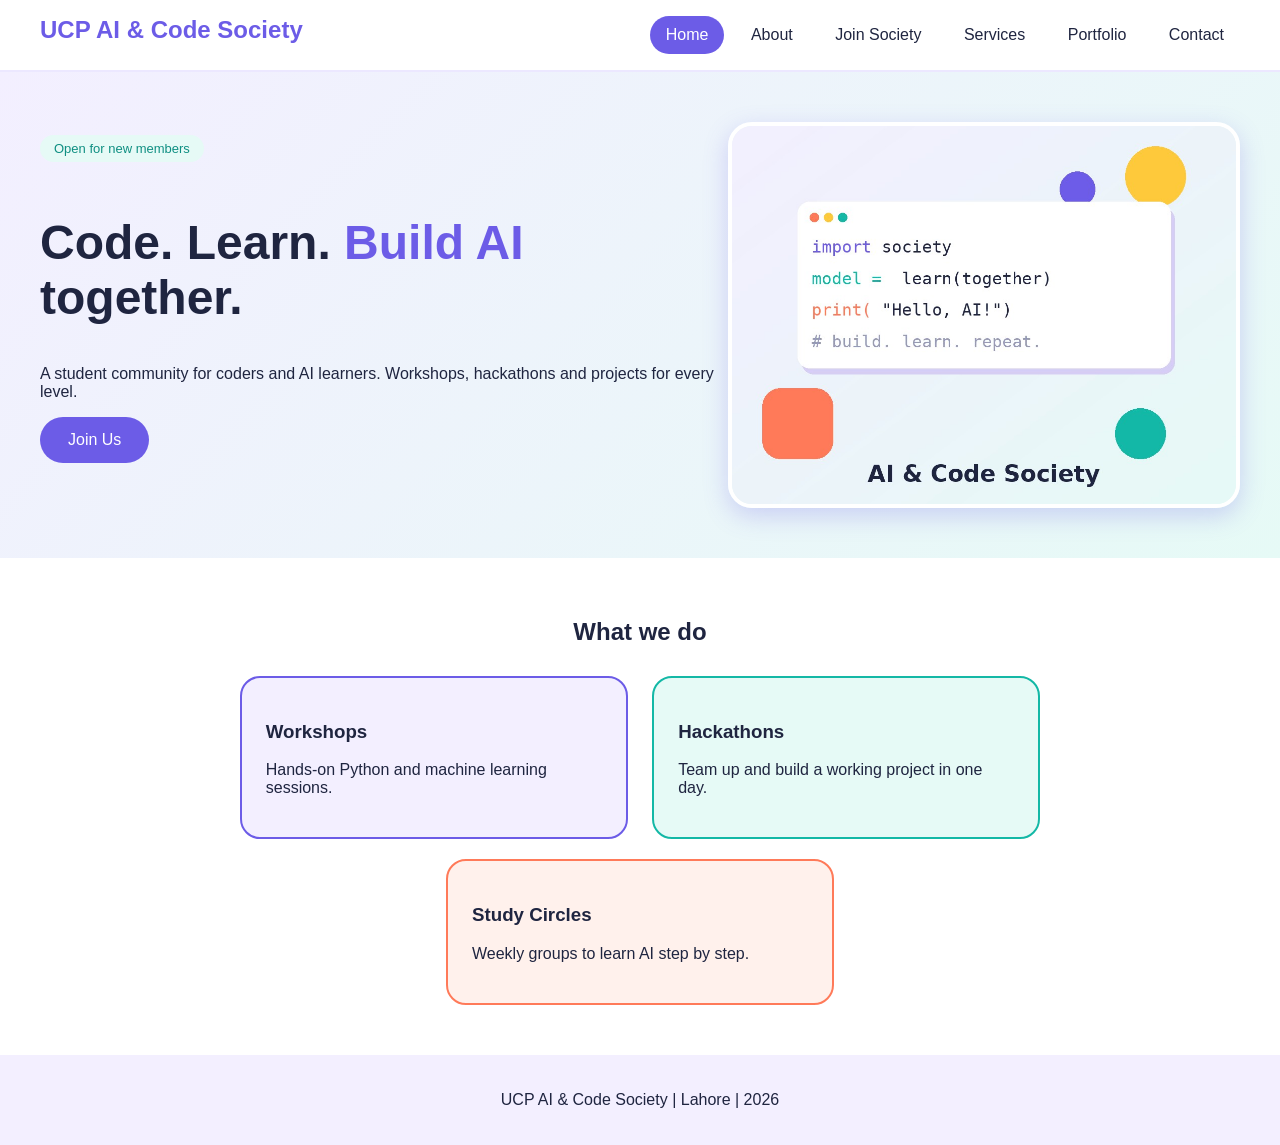
<file: index.html>
<!DOCTYPE html>
<html lang="en">
<head>
  <meta charset="UTF-8">
  <meta name="viewport" content="width=device-width, initial-scale=1.0">
  <title>UCP AI &amp; Code Society</title>
  <link rel="stylesheet" href="home.css">
</head>
<body>

  <header>
    <h2 id="logo">UCP AI &amp; Code Society</h2>
    <nav>
      <a href="index.html" class="active">Home</a>
      <a href="media.html">About</a>
      <a href="register.html">Join Society</a>
      <a href="services.html">Services</a>
      <a href="portfolio.html">Portfolio</a>
      <a href="contact.html">Contact</a>
    </nav>
  </header>

  <section class="hero">
    <img src="images/society.jpg" alt="Society members coding together" class="hero-img">
    <p class="tag">Open for new members</p>
    <h1>Code. Learn. <span class="highlight">Build AI</span> together.</h1>
    <p>A student community for coders and AI learners. Workshops, hackathons and projects for every level.</p>
    <a href="register.html" class="btn">Join Us</a>
  </section>

  <section class="what-we-do">
    <h2>What we do</h2>
    <div class="card card-violet">
      <h3>Workshops</h3>
      <p>Hands-on Python and machine learning sessions.</p>
    </div>
    <div class="card card-teal">
      <h3>Hackathons</h3>
      <p>Team up and build a working project in one day.</p>
    </div>
    <div class="card card-coral">
      <h3>Study Circles</h3>
      <p>Weekly groups to learn AI step by step.</p>
    </div>
  </section>

  <footer>
    <p>UCP AI &amp; Code Society | Lahore | 2026</p>
  </footer>

</body>
</html>
</file>
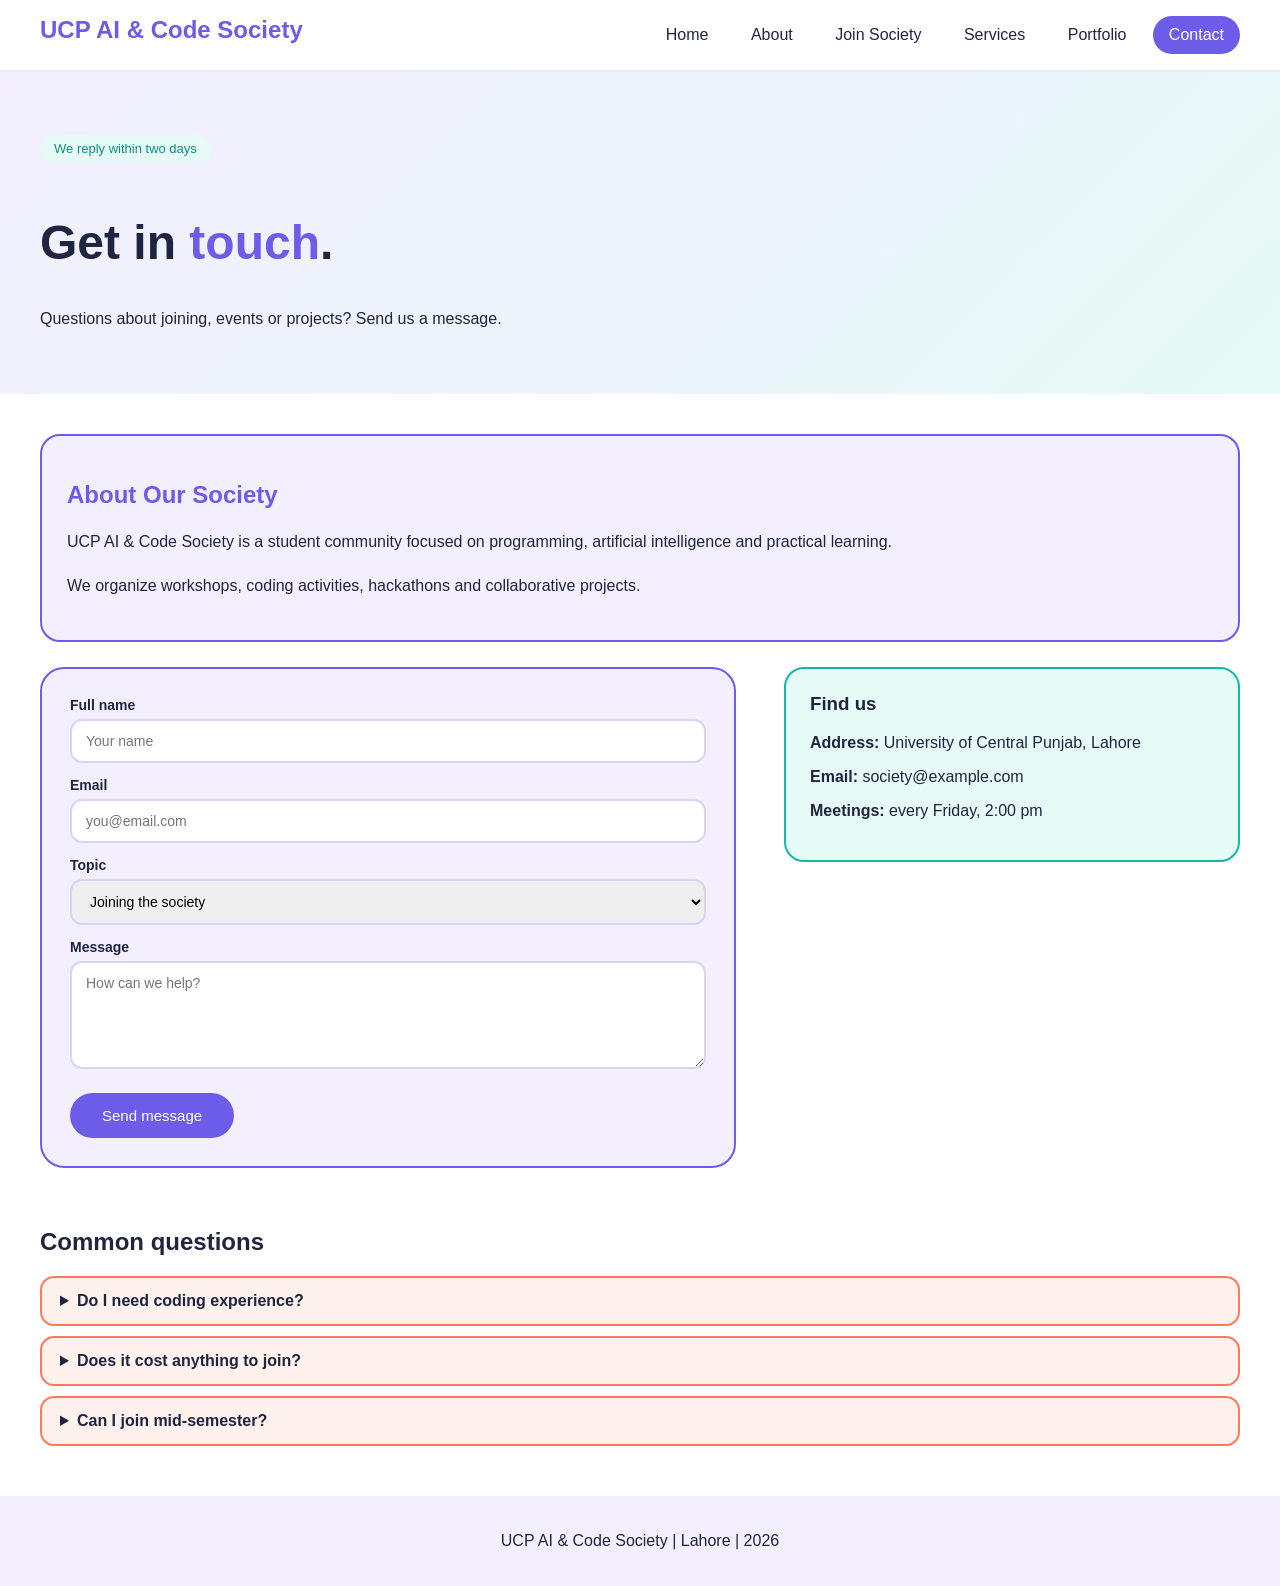
<file: contact.html>
<!DOCTYPE html>
<html lang="en">
<head>
  <meta charset="UTF-8">
  <meta name="viewport" content="width=device-width, initial-scale=1.0">
  <title>Contact | UCP AI &amp; Code Society</title>
  <link rel="stylesheet" href="home.css">
  <link rel="stylesheet" href="contact.css">
</head>
<body>

  <header>
    <h2 id="logo">UCP AI &amp; Code Society</h2>
    <nav>
      <a href="index.html">Home</a>
      <a href="media.html">About</a>
      <a href="register.html">Join Society</a>
      <a href="services.html">Services</a>
      <a href="portfolio.html">Portfolio</a>
      <a href="contact.html" class="active">Contact</a>
    </nav>
  </header>

  <section class="hero">
    <p class="tag">We reply within two days</p>
    <h1>Get in <span class="highlight">touch</span>.</h1>
    <p>Questions about joining, events or projects? Send us a message.</p>
  </section>

  <section class="contact">
<div class="about-section">
  <h2>About Our Society</h2>

  <p>
    UCP AI &amp; Code Society is a student community
    focused on programming, artificial intelligence
    and practical learning.
  </p>

  <p>
    We organize workshops, coding activities,
    hackathons and collaborative projects.
  </p>
</div>
 <form action="#" method="post"
      class="contact-form" id="contactForm">
      <label for="name">Full name</label>
      <input type="text" id="name" name="name" required placeholder="Your name">

      <label for="email">Email</label>
      <input type="email" id="email" name="email" required placeholder="you@email.com">

      <label for="topic">Topic</label>
      <select id="topic" name="topic">
        <option>Joining the society</option>
        <option>Events and workshops</option>
        <option>Projects</option>
        <option>Something else</option>
      </select>

      <label for="message">Message</label>
      <textarea id="message" name="message" rows="5" required placeholder="How can we help?"></textarea>

      <button type="submit">Send message</button>
    </form>

    <div class="contact-info">
      <h3>Find us</h3>
      <p><strong>Address:</strong> University of Central Punjab, Lahore</p>
      <p><strong>Email:</strong> society@example.com</p>
      <p><strong>Meetings:</strong> every Friday, 2:00 pm</p>
    </div>
  </section>

  <section class="faq">
    <h2>Common questions</h2>
    <details><summary>Do I need coding experience?</summary><p>No. We have sessions for beginners and advanced members.</p></details>
    <details><summary>Does it cost anything to join?</summary><p>No, membership is free.</p></details>
    <details><summary>Can I join mid-semester?</summary><p>Yes. Register any time and come to the next session.</p></details>
  </section>

  <footer>
    <p>UCP AI &amp; Code Society | Lahore | 2026</p>
  </footer>
<script src="contact.js"></script>
</body>
</html>
</file>
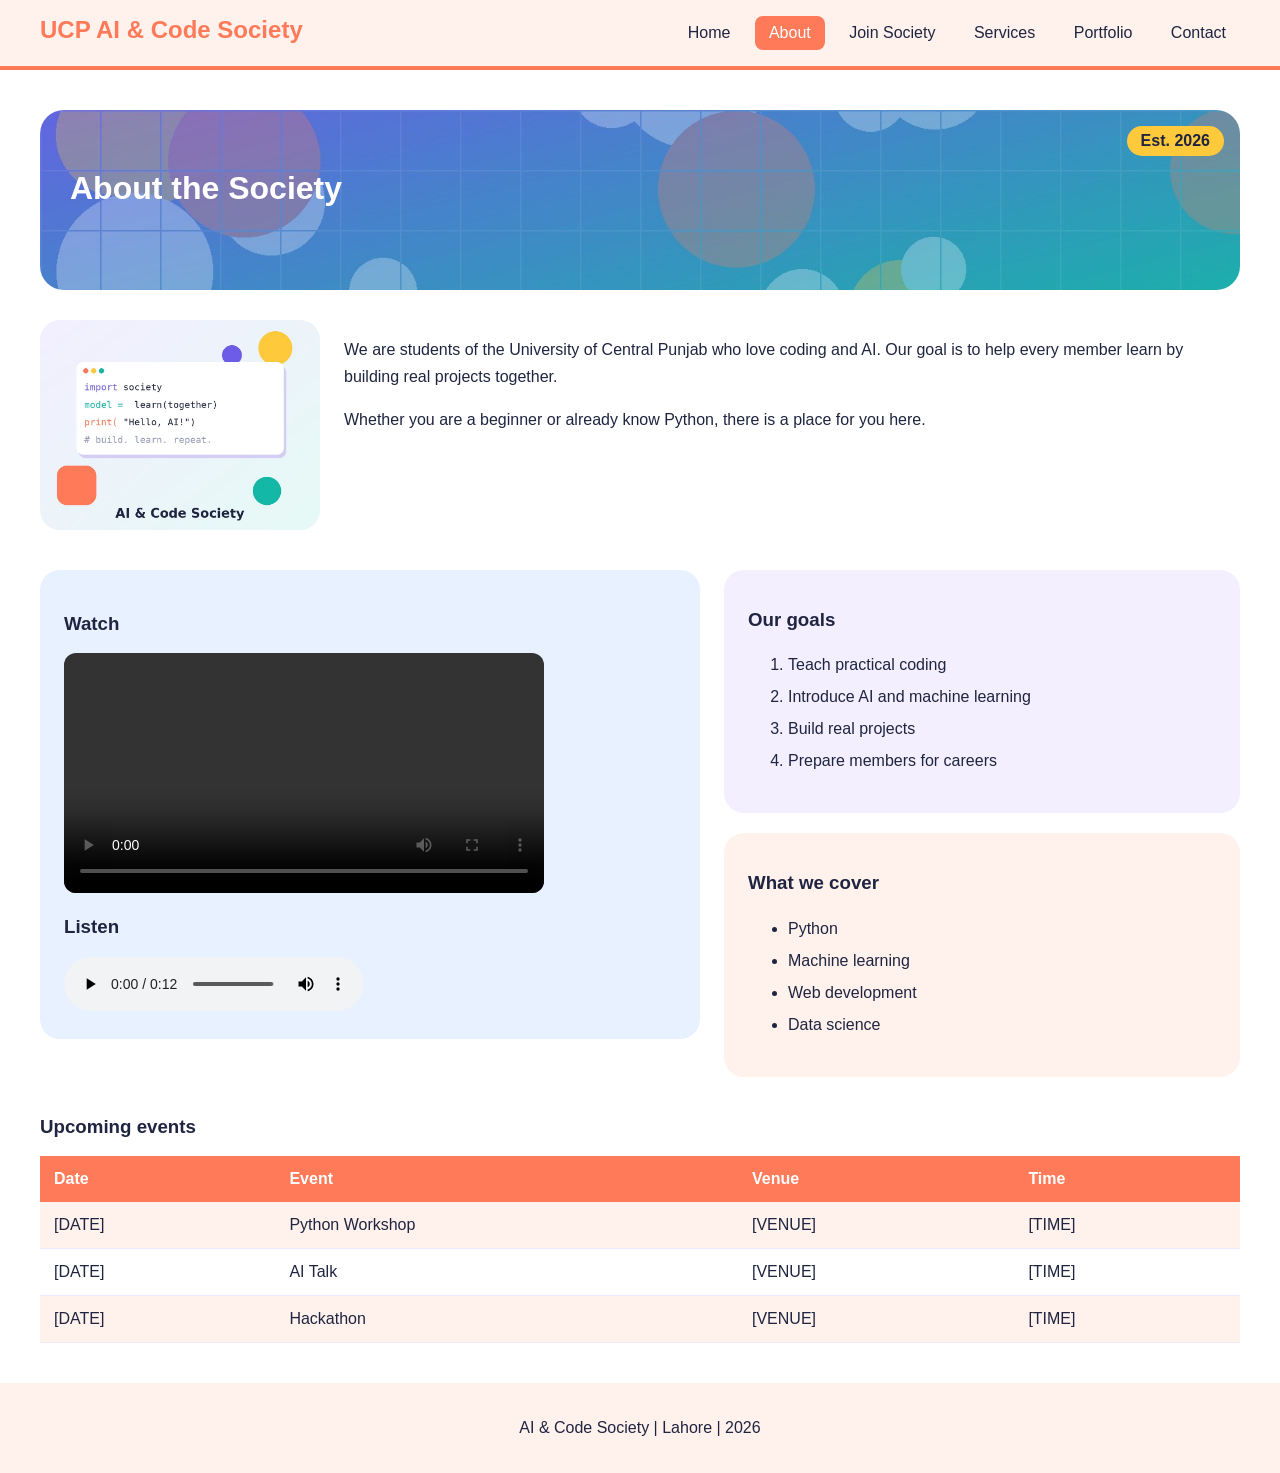
<file: media.html>
<!DOCTYPE html>
<html lang="en">
<head>
  <meta charset="UTF-8">
  <meta name="viewport" content="width=device-width, initial-scale=1.0">
  <title>About | UCP AI &amp; Code Society</title>
  <link rel="stylesheet" href="media.css">
</head>
<body>

  <header>
    <h2 id="logo">UCP AI &amp; Code Society</h2>
    <nav>
      <a href="index.html">Home</a>
      <a href="media.html" class="active">About</a>
      <a href="register.html">Join Society</a>
      <a href="services.html">Services</a>
      <a href="portfolio.html">Portfolio</a>
      <a href="contact.html">Contact</a>
    </nav>
  </header>

  <main>
    <div class="about-banner">
      <h1>About the Society</h1>
      <span class="banner-label">Est. 2026</span>
    </div>

    <div class="about-intro">
      <img src="images/society.jpg" alt="Society group photo" class="about-photo">
      <p>We are students of the University of Central Punjab who love coding and AI. Our goal is to help every member learn by building real projects together.</p>
      <p>Whether you are a beginner or already know Python, there is a place for you here.</p>
    </div>

    <div class="media-box">
      <h3>Watch</h3>
      <video controls width="480">
        <source src="demo.mp4" type="video/mp4">
        Your browser does not support video.
      </video>

      <h3>Listen</h3>
      <audio controls>
        <source src="talk.mp3" type="audio/mpeg">
        Your browser does not support audio.
      </audio>
    </div>

    <div class="list-box goals">
      <h3>Our goals</h3>
      <ol>
        <li>Teach practical coding</li>
        <li>Introduce AI and machine learning</li>
        <li>Build real projects</li>
        <li>Prepare members for careers</li>
      </ol>
    </div>

    <div class="list-box topics">
      <h3>What we cover</h3>
      <ul>
        <li>Python</li>
        <li>Machine learning</li>
        <li>Web development</li>
        <li>Data science</li>
      </ul>
    </div>

    <div class="table-box">
      <h3>Upcoming events</h3>
      <table>
        <tr>
          <th>Date</th>
          <th>Event</th>
          <th>Venue</th>
          <th>Time</th>
        </tr>
        <tr>
          <td>[DATE]</td>
          <td>Python Workshop</td>
          <td>[VENUE]</td>
          <td>[TIME]</td>
        </tr>
        <tr>
          <td>[DATE]</td>
          <td>AI Talk</td>
          <td>[VENUE]</td>
          <td>[TIME]</td>
        </tr>
        <tr>
          <td>[DATE]</td>
          <td>Hackathon</td>
          <td>[VENUE]</td>
          <td>[TIME]</td>
        </tr>
      </table>
    </div>
  </main>

  <footer>
    <p>AI &amp; Code Society | Lahore | 2026</p>
  </footer>

</body>
</html>
</file>
<file: home.css>
body {
  font-family: Arial, sans-serif;
  color: #1f2540;
  background-color: #ffffff;
  margin: 0;
}

/* Header and nav */
header {
  position: sticky;          /* stays at top while scrolling */
  top: 0;
  z-index: 10;
  background-color: #ffffff;
  padding: 16px 40px;
  border-bottom: 2px solid #ece8ff;
  overflow: hidden;
}

#logo {
  float: left;
  margin: 0;
  color: #6C5CE7;
}

nav {
  float: right;
}

nav a, nav .soon {
  display: inline-block;
  padding: 10px 16px;
  margin-left: 6px;
  border-radius: 20px;
  color: #1f2540;
  text-decoration: none;
}

nav a:hover {
  background-color: #F3EFFF;
}

nav .active {
  background-color: #6C5CE7;
  color: #ffffff;
}

nav .soon {
  color: #9aa0bd;            /* greyed out: no page yet */
  cursor: default;
}

/* Hero */
.hero {
  padding: 50px 40px;
  overflow: hidden;
  background: linear-gradient(135deg, #F3EFFF, #E6FAF6);
}

.hero-img {
  float: right;
  width: 42%;
  border-radius: 24px;
  border: 4px solid #ffffff;
  box-shadow: 0 8px 24px rgba(108, 92, 231, 0.25);
}

.tag {
  display: inline-block;
  background-color: #E6FAF6;
  color: #0f8f82;
  padding: 6px 14px;
  border-radius: 20px;
  font-size: 13px;
}

.hero h1 {
  font-size: 48px;
}

.highlight {
  color: #6C5CE7;
}

.btn {
  display: inline-block;
  background-color: #6C5CE7;
  color: #ffffff;
  padding: 14px 28px;
  border-radius: 30px;
  text-decoration: none;
}

/* Cards */
.what-we-do {
  padding: 40px;
  text-align: center;
}

.card {
  display: inline-block;
  vertical-align: top;
  width: 28%;
  margin: 10px;
  padding: 24px;
  border-radius: 20px;
  text-align: left;
}

.card-violet { background-color: #F3EFFF; border: 2px solid #6C5CE7; }
.card-teal   { background-color: #E6FAF6; border: 2px solid #14B8A6; }
.card-coral  { background-color: #FFF1EC; border: 2px solid #FF7A59; }

/* Footer */
footer {
  background-color: #F3EFFF;
  text-align: center;
  padding: 20px;
}
</file>
<file: contact.css>
/* Contact page: extra styles only. Header, hero and footer come from home.css */
* {
  box-sizing: border-box;
}

.contact {
  padding: 40px;
  overflow: hidden;           /* contains the floated boxes */
}

.contact-form {
  float: left;
  width: 58%;
  padding: 28px;
  border-radius: 24px;
  background-color: #F3EFFF;
  border: 2px solid #6C5CE7;
}
.about-section {
  padding: 25px;
  margin-bottom: 25px;
  background-color: #F3EFFF;
  border: 2px solid #6C5CE7;
  border-radius: 20px;
}

.about-section h2 {
  color: #6C5CE7;
}

.about-section p {
  line-height: 1.7;
}

.contact-form label {
  display: block;
  margin: 14px 0 6px;
  font-weight: bold;
  font-size: 14px;
}

.contact-form label:first-child {
  margin-top: 0;
}

.contact-form input,
.contact-form select,
.contact-form textarea {
  width: 100%;
  padding: 12px 14px;
  border: 2px solid #d9d4f5;
  border-radius: 12px;
  font-family: inherit;
  font-size: 14px;
}

.contact-form input:focus,
.contact-form select:focus,
.contact-form textarea:focus {
  outline: none;
  border-color: #6C5CE7;
  background-color: #F3EFFF;
}

button {
  margin-top: 20px;
  background-color: #6C5CE7;
  color: #ffffff;
  border: none;
  padding: 14px 32px;
  border-radius: 30px;
  font-size: 15px;
  cursor: pointer;
}

button:hover {
  background-color: #14B8A6;
}

.contact-info {
  float: right;
  width: 38%;
  padding: 24px;
  border-radius: 20px;
  background-color: #E6FAF6;
  border: 2px solid #14B8A6;
}

.contact-info h3 {
  margin-top: 0;
}

.faq {
  clear: both;
  padding: 0 40px 40px;
}

details {
  margin-bottom: 10px;
  padding: 14px 18px;
  background-color: #FFF1EC;
  border: 2px solid #FF7A59;
  border-radius: 14px;
}

summary {
  cursor: pointer;
  font-weight: bold;
}

@media (max-width: 700px) {
  .contact-form, .contact-info {
    float: none;
    width: 100%;
    margin-bottom: 20px;
  }
}
</file>
<file: media.css>
* {
  box-sizing: border-box;
}

body {
  font-family: Arial, sans-serif;
  color: #1f2540;
  background-color: #ffffff;
  margin: 0;
}

/* Header (different nav style from Home and Register) */
header {
  background-color: #FFF1EC;
  padding: 16px 40px;
  border-bottom: 4px solid #FF7A59;
  overflow: hidden;
}

#logo {
  float: left;
  margin: 0;
  color: #FF7A59;
}

nav {
  float: right;
}

nav a, nav .soon {
  display: inline-block;
  padding: 8px 14px;
  margin-left: 6px;
  border-radius: 8px;
  color: #1f2540;
  text-decoration: none;
}

nav a:hover {
  background-color: #FFC93C;
}

nav .active {
  background-color: #FF7A59;
  color: #ffffff;
}

nav .soon {
  color: #b3a59f;
}

/* Main */
main {
  padding: 40px;
  overflow: hidden;           /* contains the floated boxes */
}

/* Banner with background image */
.about-banner {
  position: relative;
  height: 180px;
  margin-bottom: 30px;
  border-radius: 24px;
  background-image: url("images/about-bg.jpg");
  background-size: cover;
  background-position: center;
  background-color: #6C5CE7;  /* shows if image is missing */
}

.about-banner h1 {
  margin: 0;
  padding: 60px 30px;
  color: #ffffff;
}

.banner-label {
  position: absolute;
  top: 16px;
  right: 16px;
  background-color: #FFC93C;
  padding: 6px 14px;
  border-radius: 20px;
  font-weight: bold;
}

/* Intro text with floated image */
.about-intro {
  overflow: hidden;
  margin-bottom: 30px;
  line-height: 1.7;
}

.about-photo {
  float: left;
  width: 280px;
  margin: 0 24px 10px 0;
  border-radius: 20px;
}

/* Media */
.media-box {
  float: left;
  width: 55%;
  padding: 24px;
  margin: 0 2% 20px 0;
  background-color: #E8F1FF;
  border-radius: 20px;
}

.media-box video {
  max-width: 100%;
  border-radius: 12px;
}

/* Lists */
.list-box {
  float: right;
  width: 43%;
  padding: 20px 24px;
  margin-bottom: 20px;
  border-radius: 20px;
}

.goals  { background-color: #F3EFFF; }
.topics { background-color: #FFF1EC; }

.list-box li {
  line-height: 2;
}

/* Table */
.table-box {
  clear: both;
  overflow: auto;
}

table {
  width: 100%;
  border-collapse: collapse;
}

th {
  background-color: #FF7A59;
  color: #ffffff;
  padding: 14px;
  text-align: left;
}

td {
  padding: 14px;
  border-bottom: 1px solid #ece8ff;
}

tr:nth-child(even) td {
  background-color: #FFF1EC;
}

footer {
  background-color: #FFF1EC;
  text-align: center;
  padding: 20px;
}
</file>
